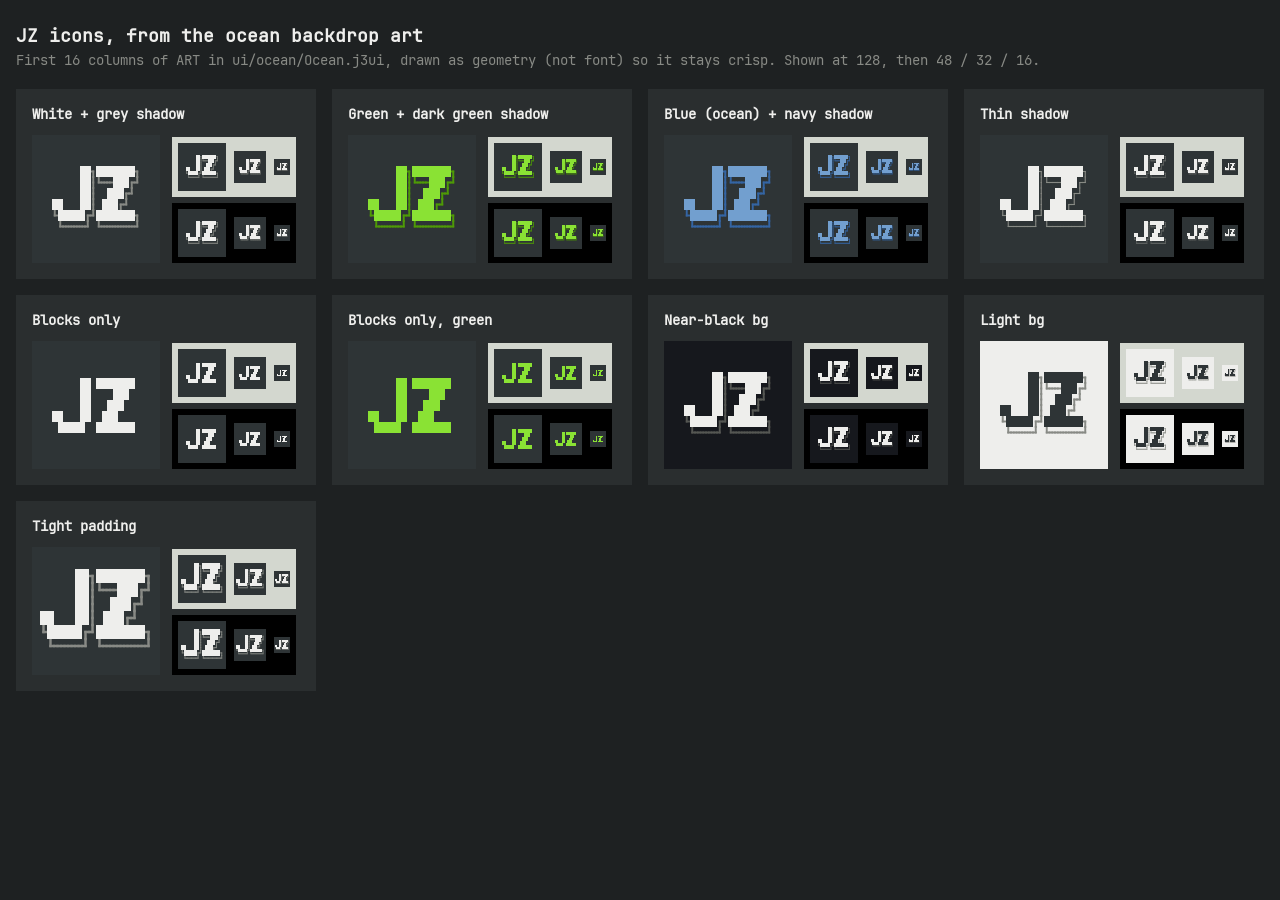
<file: tools/icons.html>
<!doctype html>
<html>
<head>
<meta charset="utf-8">
<title>JZero Icons</title>
<style>
@font-face { font-family: jzmono; src: url(../assets/mono.ttf); }
:root { --bg:#1e2122; --card:#2a2e2f; --fg:#eeeeec; --dim:#888a85; --light:#d3d7cf; }
body { margin:0; padding:24px 16px; background:var(--bg); color:var(--fg); font:14px jzmono, monospace; }
h1 { font-size:18px; margin:0 0 4px; }
p { color:var(--dim); margin:0 0 20px; }
.grid { display:grid; grid-template-columns:repeat(auto-fill,minmax(260px,1fr)); gap:16px; }
.card { background:var(--card); padding:16px; }
.card b { display:block; margin-bottom:12px; }
.row { display:flex; align-items:flex-end; gap:12px; }
.sizes { display:flex; flex-direction:column; gap:6px; }
.strip { display:flex; align-items:center; gap:8px; padding:6px; }
.strip.l { background:var(--light); } .strip.d { background:#000; }
svg { display:block; }
</style>
</head>
<body>
<h1>JZ icons, from the ocean backdrop art</h1>
<p>First 16 columns of ART in ui/ocean/Ocean.j3ui, drawn as geometry (not font) so it stays crisp. Shown at 128, then 48 / 32 / 16.</p>
<div class="grid" id="grid"></div>
<script>
// JZ slice of the ocean backdrop wordmark
const ART = [
  '     ██╗███████╗',
  '     ██║╚══███╔╝',
  '     ██║  ███╔╝ ',
  '██   ██║ ███╔╝  ',
  '╚█████╔╝███████╗',
  ' ╚════╝ ╚══════╝',
];
// box-drawing char -> edges its line reaches from the cell center
const EDGES = { '╗':'ld', '║':'ud', '╔':'rd', '╝':'lu', '╚':'ru', '═':'lr' };

// each char cell is 1 wide, 2 tall (terminal aspect)
function icon({ fg, shadow, bg, rows = ART, pad = 10, line = .35 }) {
  const cols = Math.max(...rows.map(r => [...r].length));
  const w = cols, h = rows.length * 2, s = (64 - 2 * pad) / Math.max(w, h);
  const ox = (64 - w * s) / 2, oy = (64 - h * s) / 2;
  let blocks = '', lines = '';
  rows.forEach((r, y) => [...r].forEach((c, x) => {
    const X = x, Y = y * 2, cx = X + .5, cy = Y + 1;
    if (c === '█') blocks += `<rect x="${X}" y="${Y}" width="1.02" height="2.02"/>`;
    else if (shadow && EDGES[c]) for (const e of EDGES[c]) {
      const [x2, y2] = { l:[X, cy], r:[X + 1, cy], u:[cx, Y], d:[cx, Y + 2] }[e];
      lines += `<line x1="${cx}" y1="${cy}" x2="${x2}" y2="${y2}"/>`;
    }
  }));
  return `<svg viewBox="0 0 64 64"><rect width="64" height="64" fill="${bg}"/>` +
    `<g transform="translate(${ox} ${oy}) scale(${s})">` +
    (shadow ? `<g stroke="${shadow}" stroke-width="${line}" stroke-linecap="square">${lines}</g>` : '') +
    `<g fill="${fg}" shape-rendering="crispEdges">${blocks}</g></g></svg>`;
}

const BG = '#2e3436', DARK = '#16181d';
const LIST = [
  ['White + grey shadow',        icon({ fg:'#eeeeec', shadow:'#888a85', bg:BG })],
  ['Green + dark green shadow',  icon({ fg:'#8ae234', shadow:'#4e9a06', bg:BG })],
  ['Blue (ocean) + navy shadow', icon({ fg:'#729fcf', shadow:'#3465a4', bg:BG })],
  ['Thin shadow',                icon({ fg:'#eeeeec', shadow:'#888a85', bg:BG, line:.2 })],
  ['Blocks only',                icon({ fg:'#eeeeec', bg:BG, rows:ART.slice(0, 5) })],
  ['Blocks only, green',         icon({ fg:'#8ae234', bg:BG, rows:ART.slice(0, 5) })],
  ['Near-black bg',              icon({ fg:'#eeeeec', shadow:'#555753', bg:DARK })],
  ['Light bg',                   icon({ fg:'#2e3436', shadow:'#888a85', bg:'#eeeeec' })],
  ['Tight padding',              icon({ fg:'#eeeeec', shadow:'#888a85', bg:BG, pad:4 })],
];

document.getElementById('grid').innerHTML = LIST.map(([name, svg]) => {
  const sz = n => svg.replace('<svg', `<svg width="${n}" height="${n}"`);
  const strip = c => `<div class="strip ${c}">${sz(48)}${sz(32)}${sz(16)}</div>`;
  return `<div class="card"><b>${name}</b><div class="row">${sz(128)}<div class="sizes">${strip('l')}${strip('d')}</div></div></div>`;
}).join('');
</script>
</body>
</html>
</file>
